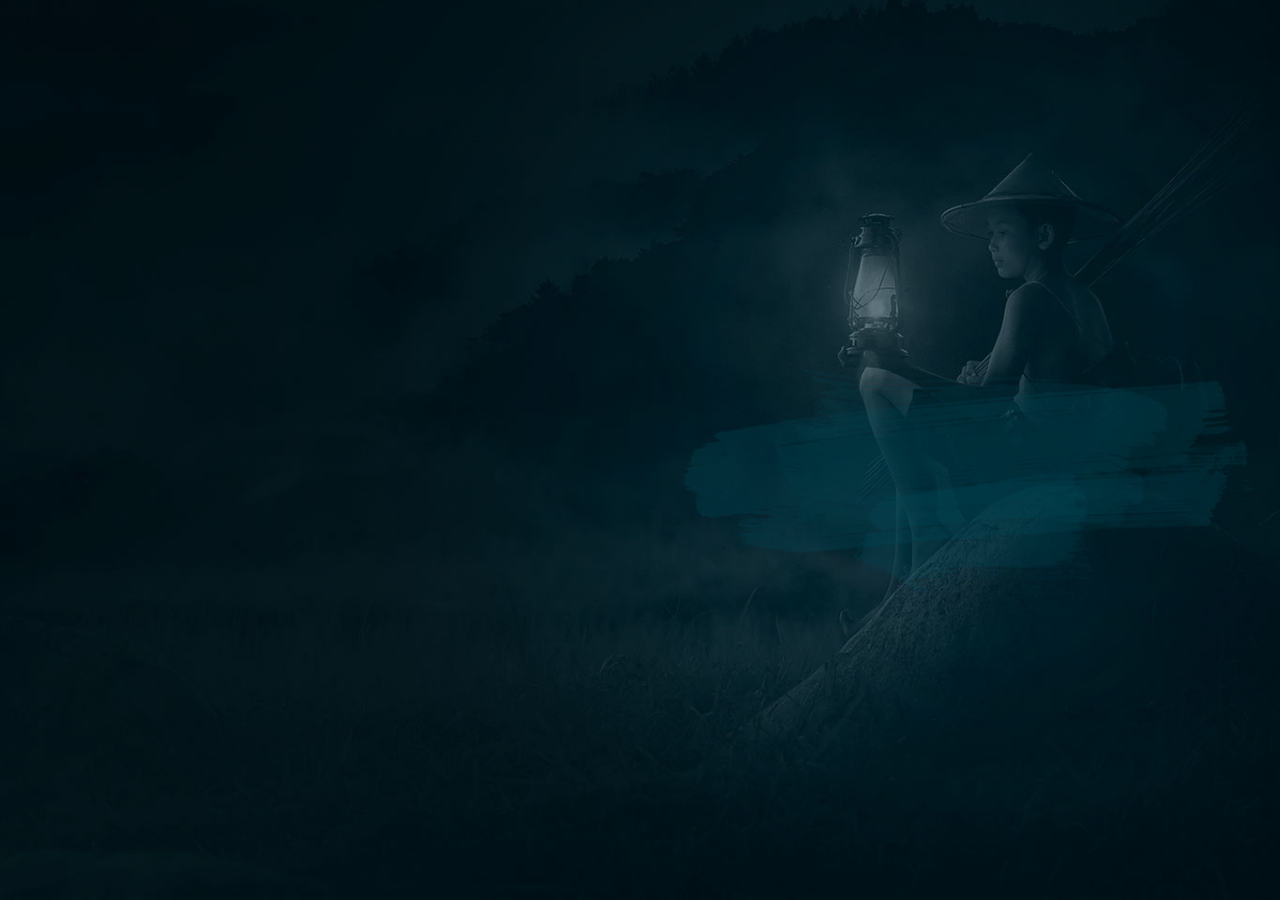
<file: index.html>
<!DOCTYPE html>
<html lang="ru">

<head>
  <meta charset="UTF-8">
  <meta http-equiv="X-UA-Compatible" content="IE=edge">
  <meta name="viewport" content="width=1200, initial-scale=1.0">
  <title>Air Asia | Welcome</title>
  <link rel="preconnect" href="https://fonts.googleapis.com">
  <link rel="preconnect" href="https://fonts.gstatic.com" crossorigin>
  <link href="https://fonts.googleapis.com/css2?family=Open+Sans:wght@300;400;500;600;700;800&display=swap"
    rel="stylesheet">
  <link rel="stylesheet" href="./style/main.css">
</head>

<body>
  <div class="wrapper welcome">
      <div class="welcome__content">
        <img src="./img/logo-welcome.png" alt="logo company" class="welcome__logo">
        <div class="welcome__slogan">Открой для себя Азию</div>
        <a href="./main.html" class="button button--welcome">войти</a>
      </div>
  </div>
</body>

</html>
</file>
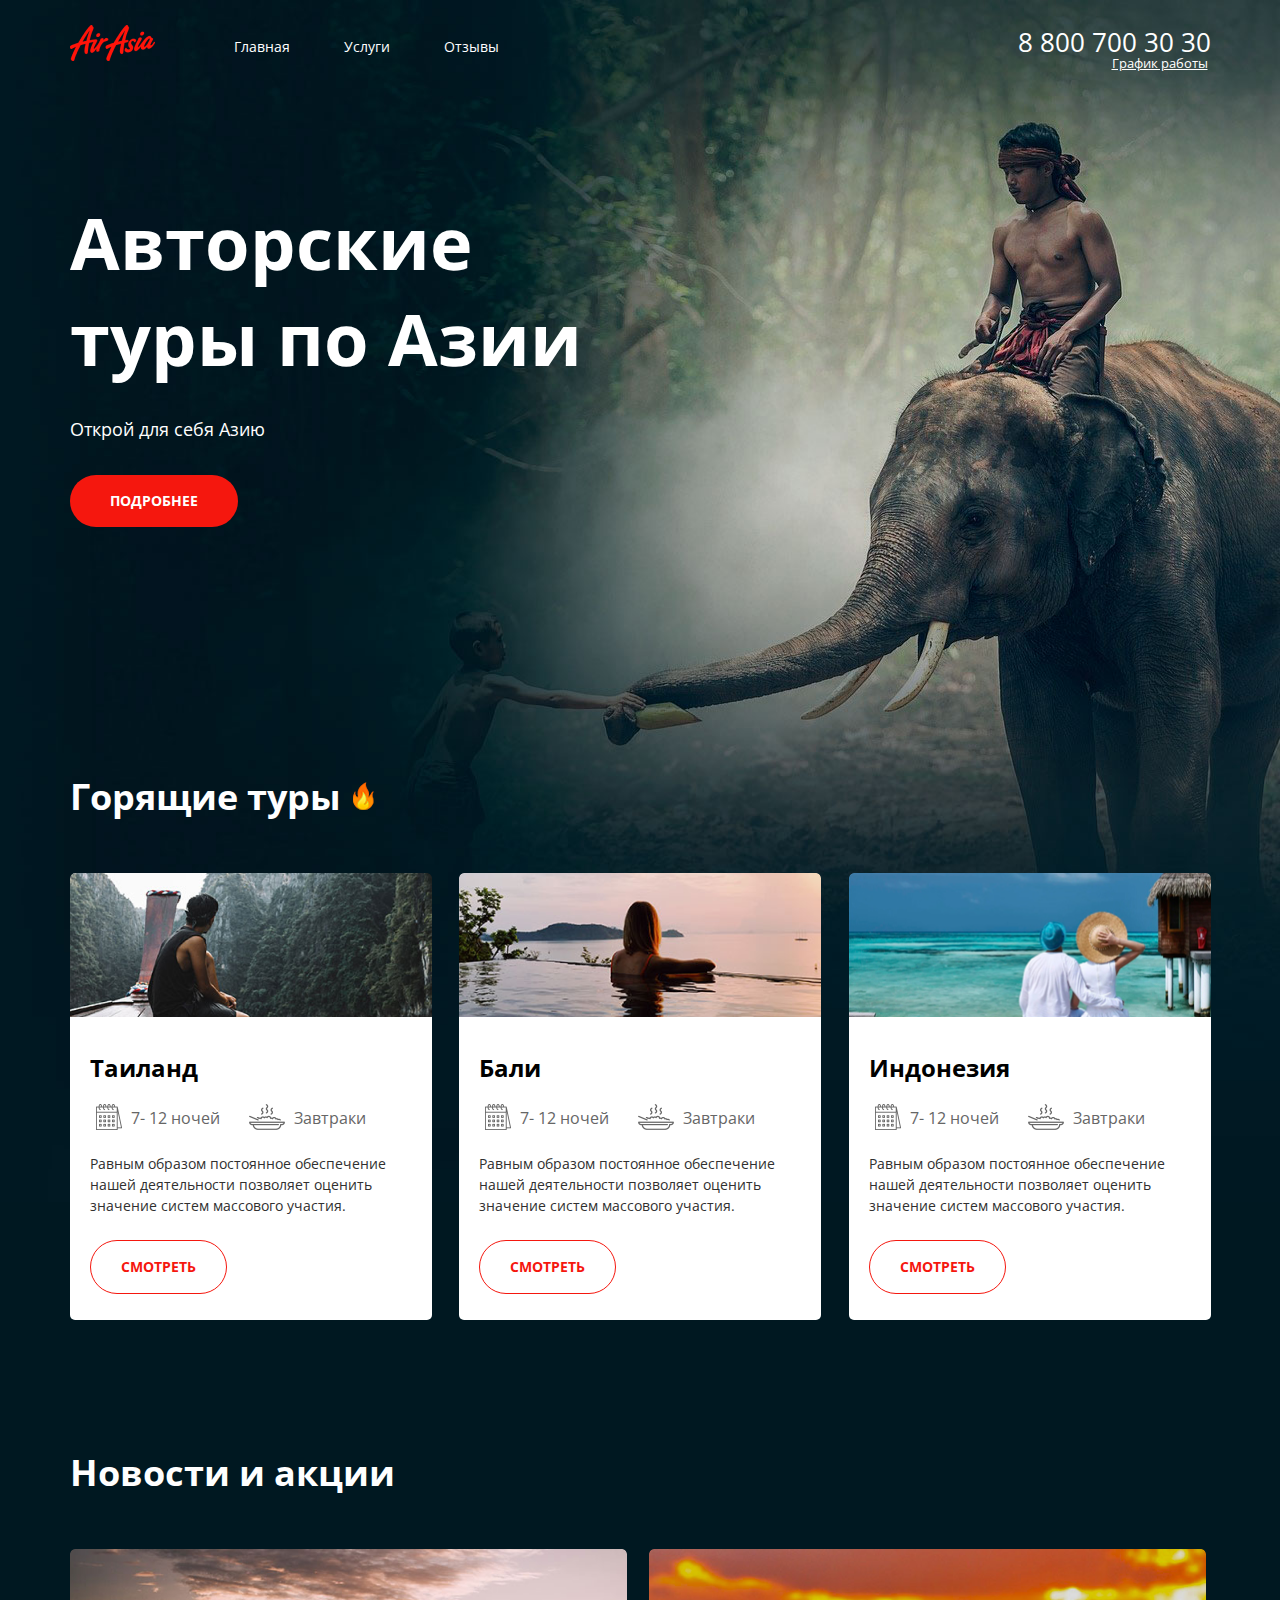
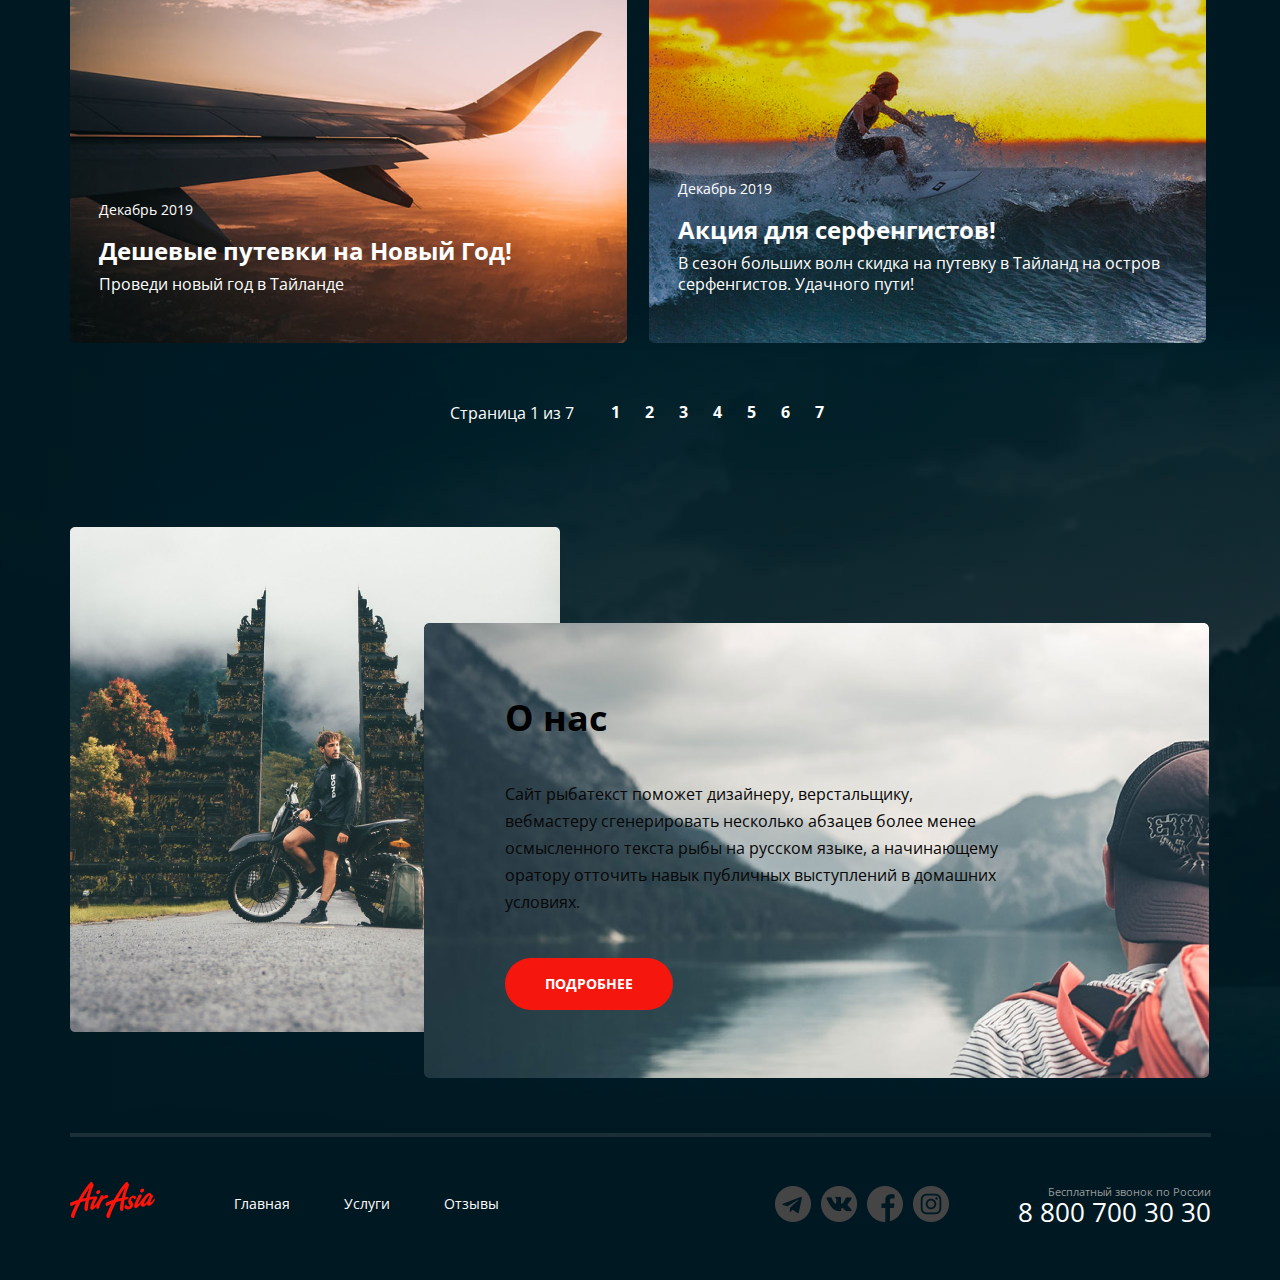
<file: main.html>
<!DOCTYPE html>
<html lang="ru">

<head>
  <meta charset="UTF-8">
  <meta http-equiv="X-UA-Compatible" content="IE=edge">
  <meta name="viewport" content="width=1200, initial-scale=1.0">
  <title>Air Asia | Главная</title>
  <link rel="preconnect" href="https://fonts.googleapis.com">
  <link rel="preconnect" href="https://fonts.gstatic.com" crossorigin>
  <link href="https://fonts.googleapis.com/css2?family=Open+Sans:wght@300;400;500;600;700;800&display=swap"
    rel="stylesheet">
  <link rel="stylesheet" href="./style/main.css">
</head>

<body>
  <div class="wrapper wrapper--main">
    <div class="wrapper__content">
      <header class="header">
        <div class="container header__container">
          <div class="header__col">
            <a href="./main.html" class="logo">
              <img src="./img/logo.png" alt="logo company" class="logo__img">
            </a>
            <nav class="menu">
              <ul class="menu__list">
                <li class="menu__item">
                  <a href="./main.html" class="menu__link">Главная</a>
                </li>
                <li class="menu__item">
                  <a href="./services.html" class="menu__link">Услуги</a>
                </li>
                <li class="menu__item">
                  <a href="./reviews.html" class="menu__link">Отзывы</a>
                </li>
              </ul>
            </nav>
          </div>
          <div class="header__col header__col--allign-right">
            <address class="contacts">
              <a href="tel:+78007003030" class="contacts__phone">8 800 700 30 30</a>
              <div class="contacts__info">
                <a class="contacts__text">График работы</a>
                <div class="contacts__schedule">
                  <div class="contacts__work">пн-вс: 09:00 - 20:00</div>
                  <div class="contacts__dinner">Обед: 14:00-14:30</div>
                </div>
              </div>
            </address> 
          </div>
        </div>
      </header>
      <main class="maincontent">
          <div class="container">
            <section class="hello">
              <h1 class="hello__title">Авторские туры по Азии</h1>
              <div class="hello__subtitle">Открой для себя Азию</div>
              <a href="#" class="button">Подробнее</a>
            </section>
          </div>
        <section class="offers">
          <div class="container">
            <h2 class="title title--fire">Горящие туры</h2>
            <ul class="offers__list">
              <li class="offers__item">
                <img src="./img/river.png" alt="hot tour" class="offers__img">
                <div class="offers__contents">
                  <h3 class="offers__title">Таиланд</h3>
                  <ul class="offers__features features__list">
                    <li class="offers__feature">
                      <img src="./img/calendar.png" alt="calendar" class="offers__feature-img">
                      <div class="offers__feature-text">7- 12 ночей</div>
                    </li>
                    <li class="offers__feature">
                      <img src="./img/meal.png" alt="breakfast" class="offers__feature-img">
                      <div class="offers__feature-text">Завтраки</div>
                    </li>
                  </ul>
                  <p class="offers__text">Равным образом постоянное обеспечение нашей деятельности позволяет оценить
                    значение систем массового участия.</p>
                  <a href="#" class="button button--light">Смотреть</a>
                </div>
              </li>
              <li class="offers__item">
                <img src="./img/pool.png" alt="hot tour" class="offers__img">
                <div class="offers__contents">
                  <h3 class="offers__title">Бали</h3>
                  <ul class="offers__features features__list">
                    <li class="offers__feature">
                      <img src="./img/calendar.png" alt="calendar" class="offers__feature-img">
                      <div class="offers__feature-text">7- 12 ночей</div>
                    </li>
                    <li class="offers__feature">
                      <img src="./img/meal.png" alt="breakfast" class="offers__feature-img">
                      <div class="offers__feature-text">Завтраки</div>
                    </li>
                  </ul>
                  <p class="offers__text">Равным образом постоянное обеспечение нашей деятельности позволяет оценить
                    значение систем массового участия.</p>
                  <a href="#" class="button button--light">Смотреть</a>
                </div>
              </li>
              <li class="offers__item">
                <img src="./img/ocean.png" alt="hot tour" class="offers__img">
                <div class="offers__contents">
                  <h3 class="offers__title">Индонезия</h3>
                  <ul class="offers__features features__list">
                    <li class="offers__feature">
                      <img src="./img/calendar.png" alt="calendar" class="offers__feature-img">
                      <div class="offers__feature-text">7- 12 ночей</div>
                    </li>
                    <li class="offers__feature">
                      <img src="./img/meal.png" alt="breakfast" class="offers__feature-img">
                      <div class="offers__feature-text">Завтраки</div>
                    </li>
                  </ul>
                  <p class="offers__text">Равным образом постоянное обеспечение нашей деятельности позволяет оценить
                    значение систем массового участия.</p>
                  <a href="#" class="button button--light">Смотреть</a>
                </div>
              </li>
            </ul>
          </div>
        </section>
        <section class="news">
          <div class="container">
            <h2 class="title">Новости и акции</h2>
            <ul class="news__list">
              <li class="news__item">
                <img src="./img/plain.png" alt="New year" class="news__image">
                <div class="news__content">
                  <time>Декабрь 2019</time>
                  <h5 class="news__title">Дешевые путевки на Новый Год!</h5>
                  <div class="news__lead">Проведи новый год в Тайланде</div>
                </div>
              </li>
              <li class="news__item">
                <img src="./img/Surfer.png" alt="Surfing" class="news__image">
                <div class="news__content">
                  <time>Декабрь 2019</time>
                  <h5 class="news__title">Акция для серфенгистов!</h5>
                  <div class="news__lead">В сезон больших волн скидка на путевку в Тайланд на остров серфенгистов.
                    Удачного пути!</div>
                </div>
              </li>
            </ul>
            <div class="paginator">
              <div class="paginator__display">Страница 1 из 7</div>
              <ul class="paginator__list">
                <li class="paginator__item">
                  <a href="#" class="paginator__link">1</a>
                </li>
                <li class="paginator__item">
                  <a href="#" class="paginator__link">2</a>
                </li>
                </li>
                <li class="paginator__item">
                  <a href="#" class="paginator__link">3</a>
                </li>
                </li>
                <li class="paginator__item">
                  <a href="#" class="paginator__link">4</a>
                </li>
                </li>
                <li class="paginator__item">
                  <a href="#" class="paginator__link">5</a>
                </li>
                </li>
                <li class="paginator__item">
                  <a href="#" class="paginator__link">6</a>
                </li>
                </li>
                <li class="paginator__item">
                  <a href="#" class="paginator__link">7</a>
                </li>
                </li>
              </ul>
            </div>
          </div>
        </section>
        <section class="about">
          <div class="container about__container">
            <img src="./img/gates.png" alt="motorcycle" class="about__image">
            <div class="about__content">
              <h2 class="title title--dark">О нас</h2>
              <p class="about__text">Сайт рыбатекст поможет дизайнеру, верстальщику, вебмастеру сгенерировать несколько
                абзацев более менее осмысленного текста рыбы на русском языке, а начинающему оратору отточить навык
                публичных выступлений в домашних условиях. </p>
              <a href="#" class="button">Подробнее</a>
            </div>
          </div>
        </section>
      </main>
    </div>
    <footer class="footer">
      <div class="container footer__line">
        <div class="footer__col">
          <a href="./main.html" class="logo footer__logo">
            <img src="./img/logo.png" alt="logo company" class="logo__img">
          </a>
          <nav class="menu footer__menu">
            <ul class="menu__list">
              <li class="menu__item">
                <a href="./main.html" class="menu__link">Главная</a>
              </li>
              <li class="menu__item">
                <a href="./services.html" class="menu__link">Услуги</a>
              </li>
              <li class="menu__item">
                <a href="./reviews.html" class="menu__link">Отзывы</a>
              </li>
            </ul>
          </nav>
        </div>
        <div class="footer__col footer__col--align-right">
          <div class="social">
            <ul class="footer__socials">
              <li class="footer__social">
                <a href="#" class="footer__social-link">
                  <div class="footer__social-tg"></div>
                </a>
              </li>
              <li class="footer__social">
                <a href="#" class="footer__social-link">
                  <div class="footer__social-vk"></div>
                </a>
              </li>
              <li class="footer__social">
                <a href="#" class="footer__social-link">
                  <div class="footer__social-fb"></div>
                </a>
              </li>
              <li class="footer__social">
                <a href="#" class="footer__social-link">
                  <div class="footer__social-in"></div>
                </a>
              </li>
            </ul>
          </div>
          <address class="footer__contacts">
            <div class="footer__contacts-free">Бесплатный звонок по России</div>
            <a href="tel:+78007003030" class="footer__phone">8 800 700 30 30</a>
          </address>
        </div>
      </div>
    </footer>
  </div>

</body>

</html>
</file>
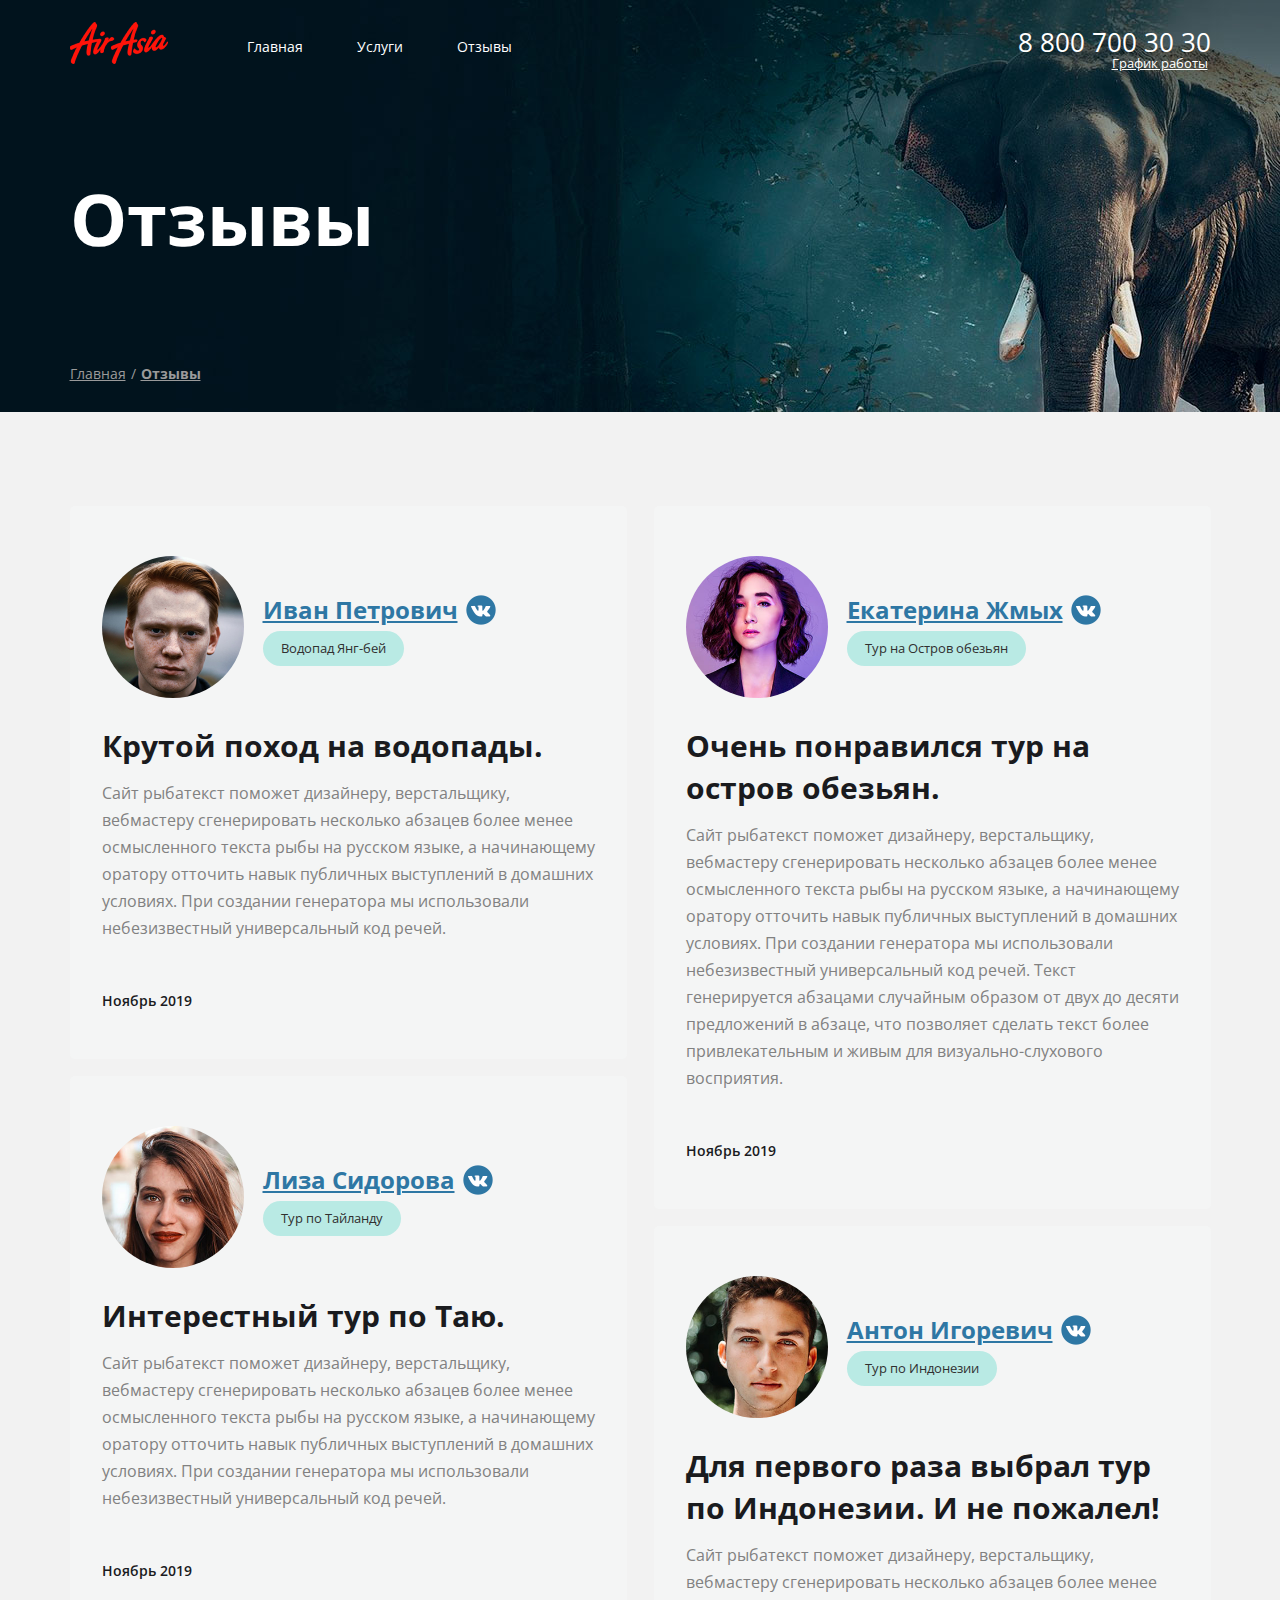
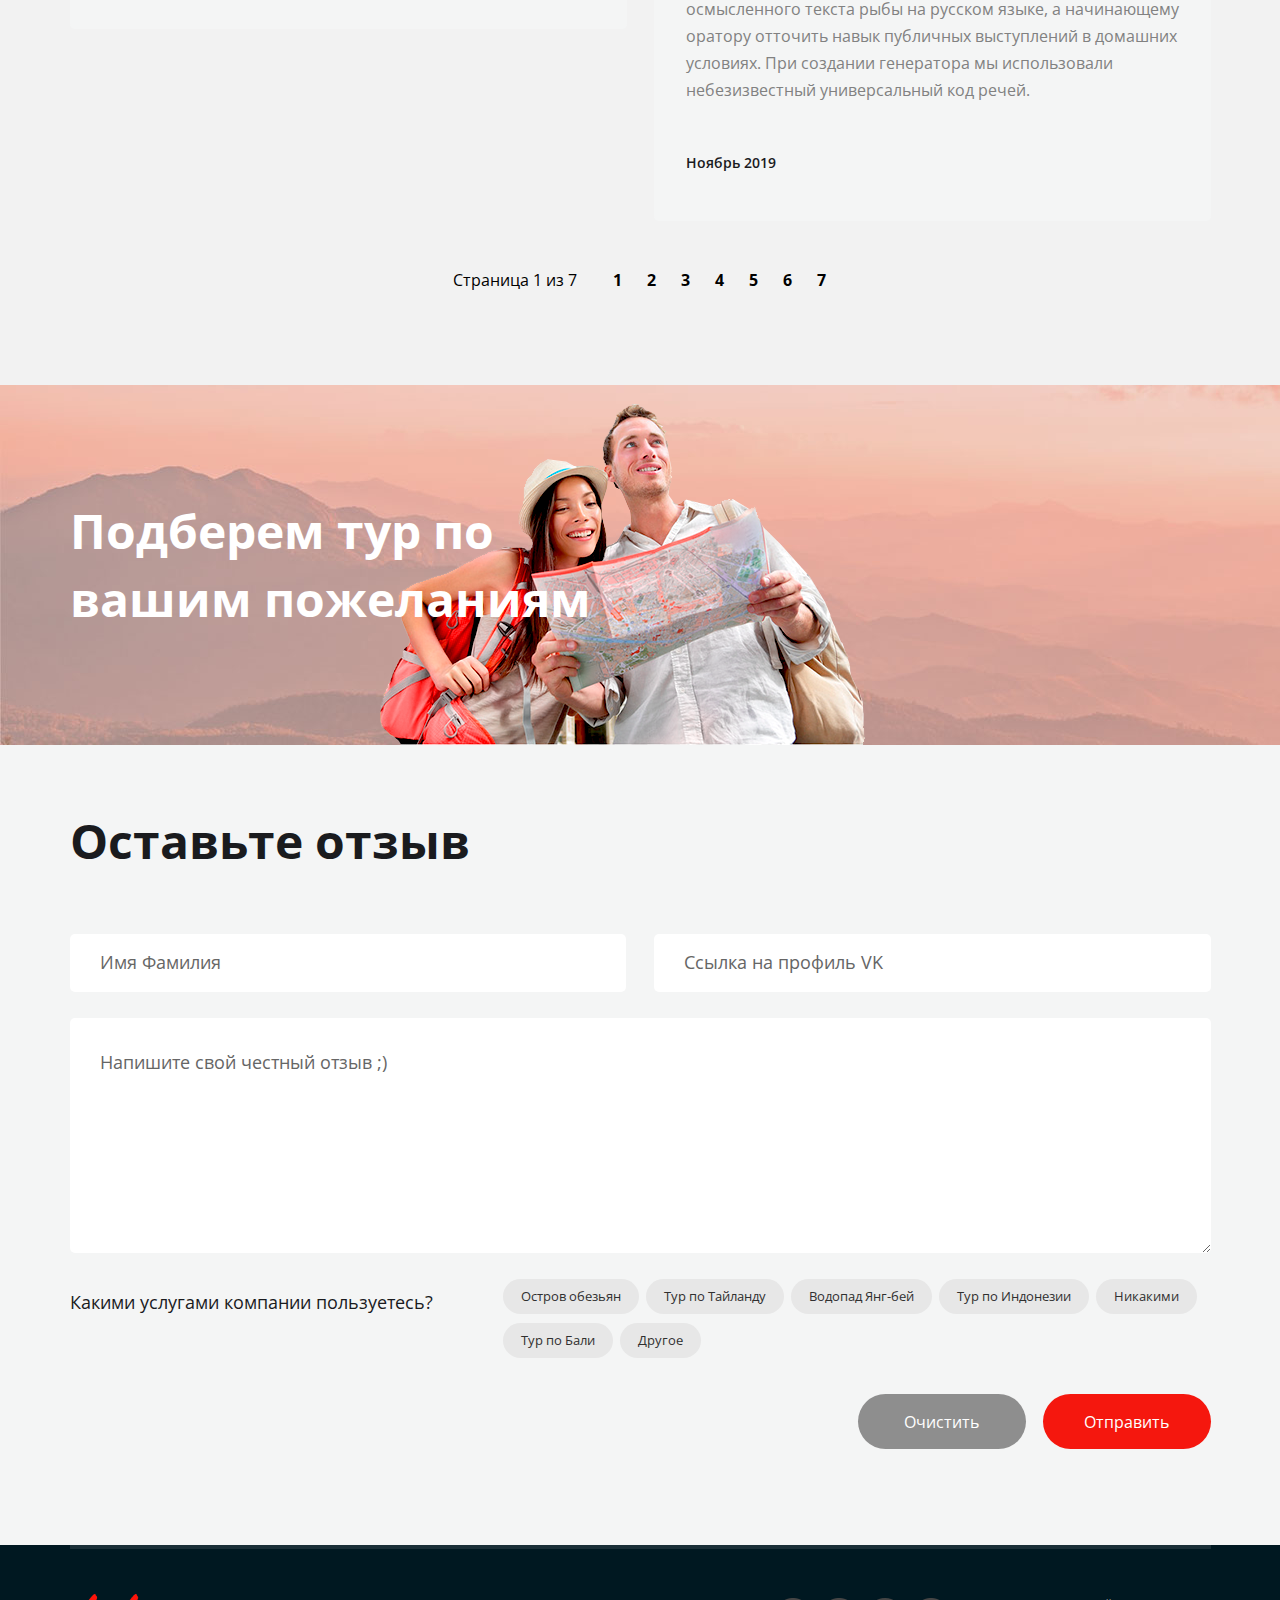
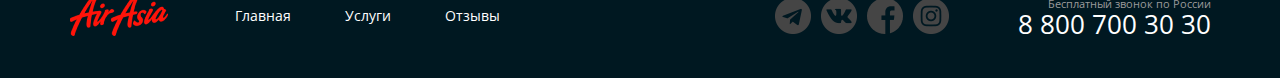
<file: reviews.html>
<!DOCTYPE html>
<html lang="ru">

<head>
  <meta charset="UTF-8">
  <meta http-equiv="X-UA-Compatible" content="IE=edge">
  <meta name="viewport" content="width=1200, initial-scale=1.0">
  <title>Air Asia | Отзывы</title>
  <link rel="preconnect" href="https://fonts.googleapis.com">
  <link rel="preconnect" href="https://fonts.gstatic.com" crossorigin>
  <link href="https://fonts.googleapis.com/css2?family=Open+Sans:wght@300;400;500;600;700;800&display=swap"
    rel="stylesheet">
  <link rel="stylesheet" href="./style/main.css">
</head>

<body>
  <div class="wrapper services__content">
    <div class="wrapper__content">
      <section class="top-line">
        <div class="container top-line__container">
          <header class="header top-line__header">
            <div class="container header__container">
              <div class="header__col">
                <a href="./main.html" class="logo">
                  <img src="./img/logo-inner.png" alt="logo company" class="logo__img">
                </a>
                <nav class="menu">
                  <ul class="menu__list">
                    <li class="menu__item">
                      <a href="./main.html" class="menu__link">Главная</a>
                    </li>
                    <li class="menu__item">
                      <a href="./services.html" class="menu__link">Услуги</a>
                    </li>
                    <li class="menu__item">
                      <a href="./reviews.html" class="menu__link">Отзывы</a>
                    </li>
                  </ul>
                </nav>
              </div>
              <div class="header__col header__col--allign-right">
                <address class="contacts">
                  <a href="tel:+78007003030" class="contacts__phone">8 800 700 30 30</a>
                  <div class="contacts__info">
                    <a class="contacts__text">График работы</a>
                    <div class="contacts__schedule">
                      <div class="contacts__work">пн-вс: 09:00 - 20:00</div>
                      <div class="contacts__dinner">Обед: 14:00-14:30</div>
                    </div>
                  </div>
                </address>
              </div>
            </div>
          </header>
          <h1 class="page-title">Отзывы</h1>
          <nav class="breadcrumbs">
            <ul class="breadcrumbs__list">
              <li class="breadcrumbs__item">
                <a href="./main.html" class="breadcrumbs__link">Главная</a>
              </li>
              <li class="breadcrumbs__item breadcrumbs__item--active">
                <a href="./reviews.html" class="breadcrumbs__link">Отзывы</a>
              </li>
            </ul>
          </nav>
        </div>
      </section>
      <main class="page-content">
        <div class="container">
          <ul class="reviews__list">
            <li class="reviews__item review">
              <div class="review__header">
                <div class="avatar">
                  <img src="./img/ivan.jpg" alt="photo" class="review__photo">
                </div>
                <div class="review__userdata">
                  <a href="#" class="review__name">Иван Петрович</a>
                  <ul class="review__tags">
                    <li class="review__tag-item tag tag--green">Водопад Янг-бей</li>
                  </ul>
                </div>
              </div>
              <h3 class="review__title">Крутой поход на водопады.</h3>
              <div class="review__content">
                <p>Сайт рыбатекст поможет дизайнеру, верстальщику, вебмастеру сгенерировать несколько абзацев более
                  менее осмысленного текста рыбы на русском языке, а начинающему оратору отточить навык публичных
                  выступлений в домашних условиях. При создании генератора мы использовали небезизвестный универсальный
                  код речей. </p>
              </div>
              <time class="review__date">Ноябрь 2019</time>
            </li>
            <li class="reviews__item review">
              <div class="review__header">
                <div class="avatar">
                  <img src="./img/liza.jpg" alt="photo" class="review__photo">
                </div>
                <div class="review__userdata">
                  <a href="#" class="review__name">Лиза Сидорова</a>
                  <ul class="review__tags">
                    <li class="review__tag-item tag tag--green">Тур по Тайланду</li>
                  </ul>
                </div>
              </div>
              <h3 class="review__title">Интерестный тур по Таю.</h3>
              <div class="review__content">
                <p>Сайт рыбатекст поможет дизайнеру, верстальщику, вебмастеру сгенерировать несколько абзацев более
                  менее осмысленного текста рыбы на русском языке, а начинающему оратору отточить навык публичных
                  выступлений в домашних условиях. При создании генератора мы использовали небезизвестный универсальный
                  код речей.</p>
              </div>
              <time class="review__date">Ноябрь 2019</time>
            </li>
            <li class="reviews__item review">
              <div class="review__header">
                <div class="avatar">
                  <img src="./img/kate.jpg" alt="photo" class="review__photo">
                </div>
                <div class="review_userdata">
                  <a href="#" class="review__name">Екатерина Жмых</a>
                  <ul class="review__tags">
                    <li class="review__tag-item tag tag--green">Тур на Остров обезьян</li>
                  </ul>
                </div>
              </div>
              <h3 class="review__title">Очень понравился тур на остров обезьян.</h3>
              <div class="review__content">
                <p>Сайт рыбатекст поможет дизайнеру, верстальщику, вебмастеру сгенерировать несколько абзацев более
                  менее осмысленного текста рыбы на русском языке, а начинающему оратору отточить навык публичных
                  выступлений в домашних условиях. При создании генератора мы использовали небезизвестный универсальный
                  код речей. Текст генерируется абзацами случайным образом от двух до десяти предложений в абзаце, что
                  позволяет сделать текст более привлекательным и живым для визуально-слухового восприятия.</p>
              </div>
              <time class="review__date">Ноябрь 2019</time>
            </li>
            <li class="reviews__item review">
              <div class="review__header">
                <div class="avatar">
                  <img src="./img/anton.jpg" alt="photo" class="review__photo">
                </div>
                <div class="review__userdata">
                  <a href="#" class="review__name">Антон Игоревич</a>
                  <ul class="review__tags">
                    <li class="review__tag-item tag tag--green">Тур по Индонезии</li>
                  </ul>
                </div>
              </div>
              <h3 class="review__title">Для первого раза выбрал тур по Индонезии. И не пожалел!</h3>
              <div class="review__content">
                <p>Сайт рыбатекст поможет дизайнеру, верстальщику, вебмастеру сгенерировать несколько абзацев более
                  менее осмысленного текста рыбы на русском языке, а начинающему оратору отточить навык публичных
                  выступлений в домашних условиях. При создании генератора мы использовали небезизвестный универсальный
                  код речей.</p>
              </div>
              <time class="review__date">Ноябрь 2019</time>
            </li>
          </ul>
          <div class="paginator services__paginator reviews__paginator">
            <div class="paginator__display">Страница 1 из 7</div>
            <ul class="paginator__list">
              <li class="paginator__item">
                <a href="#" class="paginator__link">1</a>
              </li>
              <li class="paginator__item">
                <a href="#" class="paginator__link">2</a>
              </li>
              </li>
              <li class="paginator__item">
                <a href="#" class="paginator__link">3</a>
              </li>
              </li>
              <li class="paginator__item">
                <a href="#" class="paginator__link">4</a>
              </li>
              </li>
              <li class="paginator__item">
                <a href="#" class="paginator__link">5</a>
              </li>
              </li>
              <li class="paginator__item">
                <a href="#" class="paginator__link">6</a>
              </li>
              </li>
              <li class="paginator__item">
                <a href="#" class="paginator__link">7</a>
              </li>
              </li>
            </ul>
          </div>
        </div>
      </main>
      <section class="separator">
        <div class="container">
          <div class="separator__content">
            <h2 class="separator__title">Подберем тур по вашим пожеланиям</h2>
          </div>
        </div>
      </section>
      <section class="comments">
        <div class="container">
          <h2 class="comments__title">Оставьте отзыв</h2>
          <form class="form">
            <div class="form__row">
              <input type="text" placeholder="Имя Фамилия" class="form__input">
              <input type="text" placeholder="Ссылка на профиль VK" class="form__input">
            </div>
            <div class="form__row">
              <textarea class="form__input form__input--textarea" placeholder="Напишите свой честный отзыв ;)"></textarea>
            </div>
          </form>
          <div class="controls">
            <div class="controls__title">Какими услугами компании пользуетесь?</div>
            <ul class="controls__list">
              <li class="controls__item">
                <label class="controls__elem">
                  <input type="checkbox" class="controls__cb">
                  <div class="tag">Остров обезьян</div>
                </label>
              </li>
              <li class="controls__item">
                <label class="controls__elem">
                  <input type="checkbox" class="controls__cb">
                  <div class="tag">Тур по Тайланду</div>
                </label>
              </li>
              <li class="controls__item">
                <label class="controls__elem">
                  <input type="checkbox" class="controls__cb">
                  <div class="tag">Водопад Янг-бей</div>
                </label>
              </li>
              <li class="controls__item">
                <label class="controls__elem">
                  <input type="checkbox" class="controls__cb">
                  <div class="tag">Тур по Индонезии</div>
                </label>
              </li>
              <li class="controls__item">
                <label class="controls__elem">
                  <input type="checkbox" class="controls__cb">
                  <div class="tag">Никакими</div>
                </label>
              </li>
              <li class="controls__item">
                <label class="controls__elem">
                  <input type="checkbox" class="controls__cb">
                  <div class="tag">Тур по Бали</div>
                </label>
              </li>
              <li class="controls__item">
                <label class="controls__elem">
                  <input type="checkbox" class="controls__cb">
                  <div class="tag">Другое</div>
                </label>
              </li>
            </ul>
          </div>
          <div class="comments__buttons">
            <button type="reset" class="btn comments__button btn--gray">Очистить</button>
            <button type="submit" class="btn comments__button">Отправить</button>
          </div>
        </div>
      </section>
    </div>
    <footer class="footer services__footer">
      <div class="container footer__line">
        <div class="footer__col">
          <a href="./main.html" class="logo footer__logo inner__logo">
            <img src="./img/logo-inner.png" alt="logo company" class="logo__img">
          </a>
          <nav class="menu footer__menu">
            <ul class="menu__list">
              <li class="menu__item">
                <a href="./main.html" class="menu__link">Главная</a>
              </li>
              <li class="menu__item">
                <a href="./services.html" class="menu__link">Услуги</a>
              </li>
              <li class="menu__item">
                <a href="./reviews.html" class="menu__link">Отзывы</a>
              </li>
            </ul>
          </nav>
        </div>
        <div class="footer__col footer__col--align-right">
          <div class="social">
            <ul class="footer__socials">
              <li class="footer__social">
                <a href="#" class="footer__social-link">
                  <div class="footer__social-tg"></div>
                </a>
              </li>
              <li class="footer__social">
                <a href="#" class="footer__social-link">
                  <div class="footer__social-vk"></div>
                </a>
              </li>
              <li class="footer__social">
                <a href="#" class="footer__social-link">
                  <div class="footer__social-fb"></div>
                </a>
              </li>
              <li class="footer__social">
                <a href="#" class="footer__social-link">
                  <div class="footer__social-in"></div>
                </a>
              </li>
            </ul>
          </div>
          <address class="footer__contacts">
            <div class="footer__contacts-free">Бесплатный звонок по России</div>
            <a href="tel:+78007003030" class="footer__phone">8 800 700 30 30</a>
          </address>
        </div>
      </div>
    </footer>
  </div>

</body>

</html>
</file>
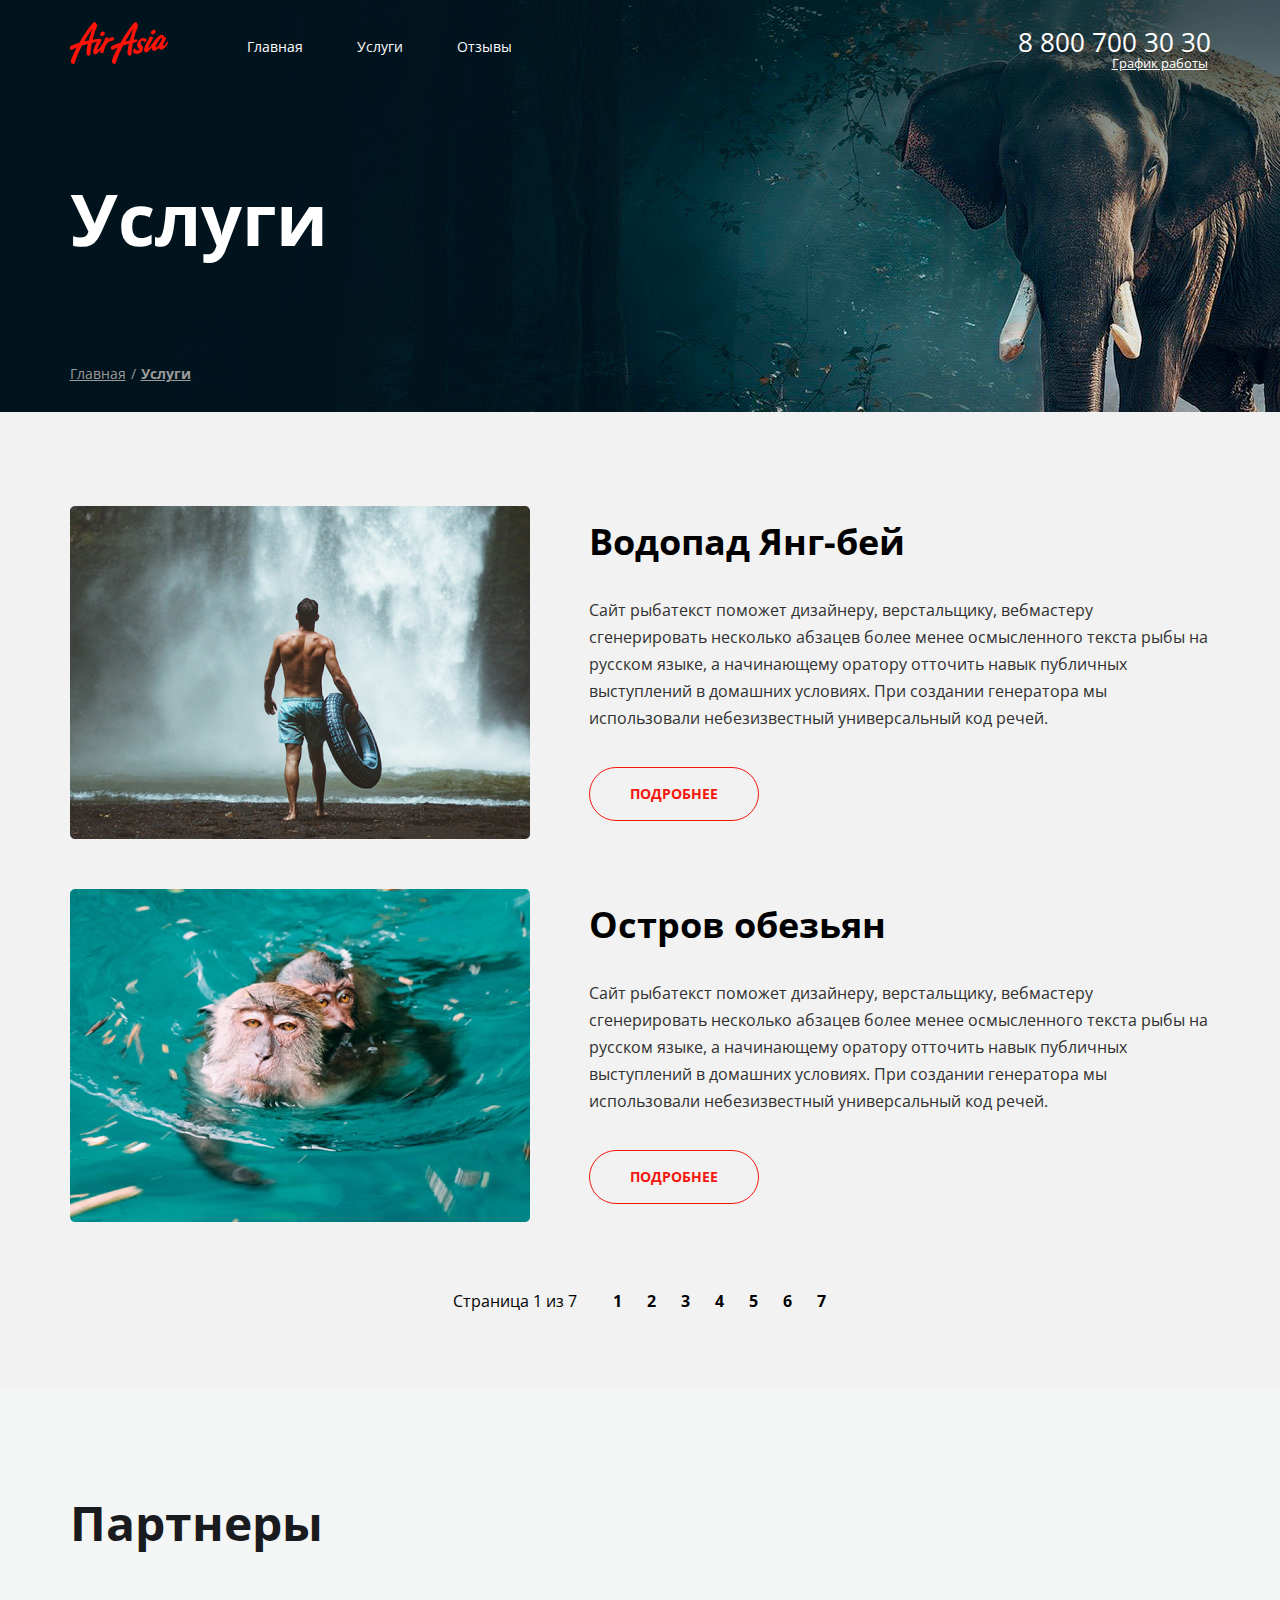
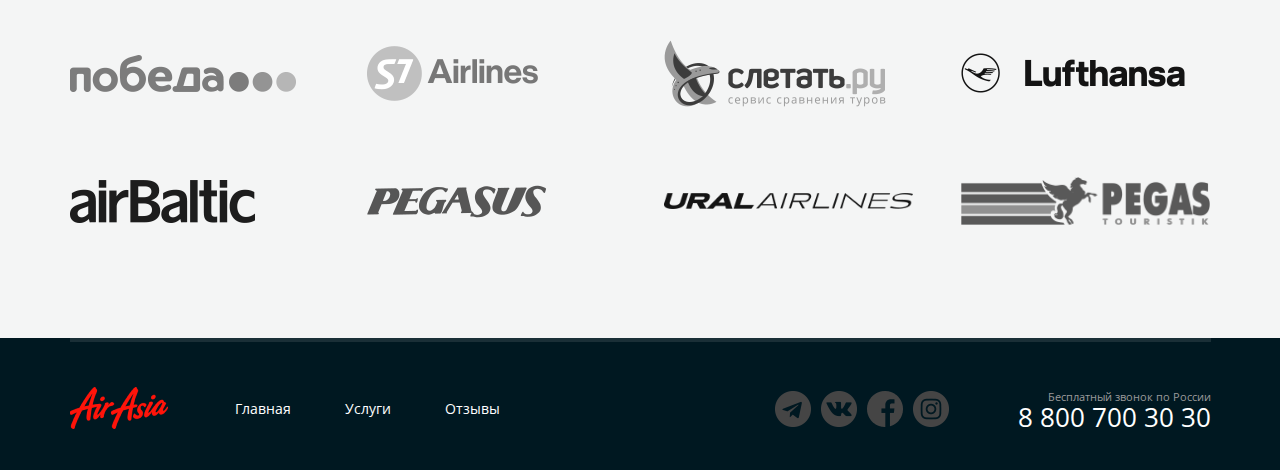
<file: services.html>
<!DOCTYPE html>
<html lang="ru">

<head>
  <meta charset="UTF-8">
  <meta http-equiv="X-UA-Compatible" content="IE=edge">
  <meta name="viewport" content="width=1200, initial-scale=1.0">
  <title>Air Asia | Услуги</title>
  <link rel="preconnect" href="https://fonts.googleapis.com">
  <link rel="preconnect" href="https://fonts.gstatic.com" crossorigin>
  <link href="https://fonts.googleapis.com/css2?family=Open+Sans:wght@300;400;500;600;700;800&display=swap"
    rel="stylesheet">
  <link rel="stylesheet" href="./style/main.css">
</head>

<body>
  <div class="wrapper services__content">
    <div class="wrapper__content">
      <section class="top-line">
        <div class="container top-line__container">
          <header class="header top-line__header">
            <div class="container header__container">
              <div class="header__col">
                <a href="./main.html" class="logo">
                  <img src="./img/logo-inner.png" alt="logo company" class="logo__img">
                </a>
                <nav class="menu">
                  <ul class="menu__list">
                    <li class="menu__item">
                      <a href="./main.html" class="menu__link">Главная</a>
                    </li>
                    <li class="menu__item">
                      <a href="./services.html" class="menu__link">Услуги</a>
                    </li>
                    <li class="menu__item">
                      <a href="./reviews.html" class="menu__link">Отзывы</a>
                    </li>
                  </ul>
                </nav>
              </div>
              <div class="header__col header__col--allign-right">
                <address class="contacts">
                  <a href="tel:+78007003030" class="contacts__phone">8 800 700 30 30</a>
                  <div class="contacts__info">
                    <a class="contacts__text">График работы</a>
                    <div class="contacts__schedule">
                      <div class="contacts__work">пн-вс: 09:00 - 20:00</div>
                      <div class="contacts__dinner">Обед: 14:00-14:30</div>
                    </div>
                  </div>
                </address> 
              </div>
            </div>
          </header>
          <h1 class="page-title">Услуги</h1>
          <nav class="breadcrumbs">
            <ul class="breadcrumbs__list">
              <li class="breadcrumbs__item">
                <a href="./main.html" class="breadcrumbs__link">Главная</a>
              </li>
              <li class="breadcrumbs__item breadcrumbs__item--active">
                <a href="./services.html" class="breadcrumbs__link">Услуги</a>
              </li>
            </ul>
          </nav>
        </div>
      </section>
      <main class="page-content">
        <div class="container">
          <ul class="services">
            <li class="services__item">
              <div class="services__image">
                <img src="./img/waterfall.png" alt="watterfall" class="service__image">
              </div>
              <div class="services__data">
                <h3 class="services__title">Водопад Янг-бей</h3>
                <p class="services__desc">
                  Сайт рыбатекст поможет дизайнеру, верстальщику, вебмастеру сгенерировать несколько абзацев более менее осмысленного текста рыбы на русском языке, а начинающему оратору отточить навык публичных выступлений в домашних условиях. При создании генератора мы использовали небезизвестный универсальный код речей. 
                </p>
                <a href="#" class="button button--clear">Подробнее</a>
              </div>
            </li>
            <li class="services__item">
              <div class="services__image">
                <img src="./img/monkeys.png" alt="monkeys" class="service__image">
              </div>
              <div class="services__data">
                <h3 class="services__title">Остров обезьян</h3>
                <p class="services__desc">
                  Сайт рыбатекст поможет дизайнеру, верстальщику, вебмастеру сгенерировать несколько абзацев более менее осмысленного текста рыбы на русском языке, а начинающему оратору отточить навык публичных выступлений в домашних условиях. При создании генератора мы использовали небезизвестный универсальный код речей. 
                </p>
                <a href="#" class="button button--clear">Подробнее</a>
              </div>
            </li>
          </ul>
          <div class="paginator services__paginator">
            <div class="paginator__display">Страница 1 из 7</div>
            <ul class="paginator__list">
              <li class="paginator__item">
                <a href="#" class="paginator__link">1</a>
              </li>
              <li class="paginator__item">
                <a href="#" class="paginator__link">2</a>
              </li>
              </li>
              <li class="paginator__item">
                <a href="#" class="paginator__link">3</a>
              </li>
              </li>
              <li class="paginator__item">
                <a href="#" class="paginator__link">4</a>
              </li>
              </li>
              <li class="paginator__item">
                <a href="#" class="paginator__link">5</a>
              </li>
              </li>
              <li class="paginator__item">
                <a href="#" class="paginator__link">6</a>
              </li>
              </li>
              <li class="paginator__item">
                <a href="#" class="paginator__link">7</a>
              </li>
              </li>
            </ul>
          </div>
        </div>
      </main>
      <section class="partners">
        <div class="container partners__container">
          <h2 class="partners__title">Партнеры</h2>
          <ul class="partners__list">
            <li class="partners__item">
              <a href="#" class="partners__link">
                <img src="./img/pobeda.png" alt="pobeda" class="partners__image">
              </a>
            </li>
            <li class="partners__item">
              <a href="#" class="partners__link">
                <img src="./img/s7.png" alt="s7" class="partners__image">
              </a>
            </li>
            <li class="partners__item">
              <a href="#" class="partners__link">
                <img src="./img/lets-fly.png" alt="sletat" class="partners__image">
              </a>
            </li>
            <li class="partners__item">
              <a href="#" class="partners__link">
                <img src="./img/lufthansa.png" alt="lufthansa" class="partners__image">
              </a>
            </li>
            <li class="partners__item">
              <a href="#" class="partners__link">
                <img src="./img/airbaltic.png" alt="airbaltic" class="partners__image">
              </a>
            </li>
            <li class="partners__item">
              <a href="#" class="partners__link">
                <img src="./img/pegasus.png" alt="pegasus" class="partners__image">
              </a>
            </li>
            <li class="partners__item">
              <a href="#" class="partners__link">
                <img src="./img/ural.png" alt="ural" class="partners__image">
              </a>
            </li>
            <li class="partners__item">
              <a href="#" class="partners__link">
                <img src="./img/pegas.png" alt="pegas" class="partners__image">
              </a>
            </li>
          </ul>
        </div>
      </section>
      <footer class="footer services__footer">
        <div class="container footer__line">
          <div class="footer__col">
            <a href="./main.html" class="logo footer__logo inner__logo">
              <img src="./img/logo-inner.png" alt="logo company" class="logo__img">
            </a>
            <nav class="menu footer__menu">
              <ul class="menu__list">
                <li class="menu__item">
                  <a href="./main.html" class="menu__link">Главная</a>
                </li>
                <li class="menu__item">
                  <a href="./services.html" class="menu__link">Услуги</a>
                </li>
                <li class="menu__item">
                  <a href="./reviews.html" class="menu__link">Отзывы</a>
                </li>
              </ul>
            </nav>
          </div>
          <div class="footer__col footer__col--align-right">
            <div class="social">
              <ul class="footer__socials">
                <li class="footer__social">
                  <a href="#" class="footer__social-link">
                    <div class="footer__social-tg"></div>
                  </a>
                </li>
                <li class="footer__social">
                  <a href="#" class="footer__social-link">
                    <div class="footer__social-vk"></div>
                  </a>
                </li>
                <li class="footer__social">
                  <a href="#" class="footer__social-link">
                    <div class="footer__social-fb"></div>
                  </a>
                </li>
                <li class="footer__social">
                  <a href="#" class="footer__social-link">
                    <div class="footer__social-in"></div>
                  </a>
                </li>
              </ul>
            </div>
            <address class="footer__contacts">
              <div class="footer__contacts-free">Бесплатный звонок по России</div>
              <a href="tel:+78007003030" class="footer__phone">8 800 700 30 30</a>
            </address>
          </div>
        </div>
      </footer>
  </div>

</body>

</html>
</file>
<file: style/main.css>
@import url(./normalize.css);
@import url(./blocks/base.css);
@import url(./blocks/header.css);
@import url(./blocks/hello.css);
@import url(./blocks/offers.css);
@import url(./blocks/news.css);
@import url(./blocks/about.css);
@import url(./blocks/footer.css);
@import url(./blocks/services.css);
@import url(./blocks/welcome.css);
@import url(./blocks/reviews.css);
</file>
